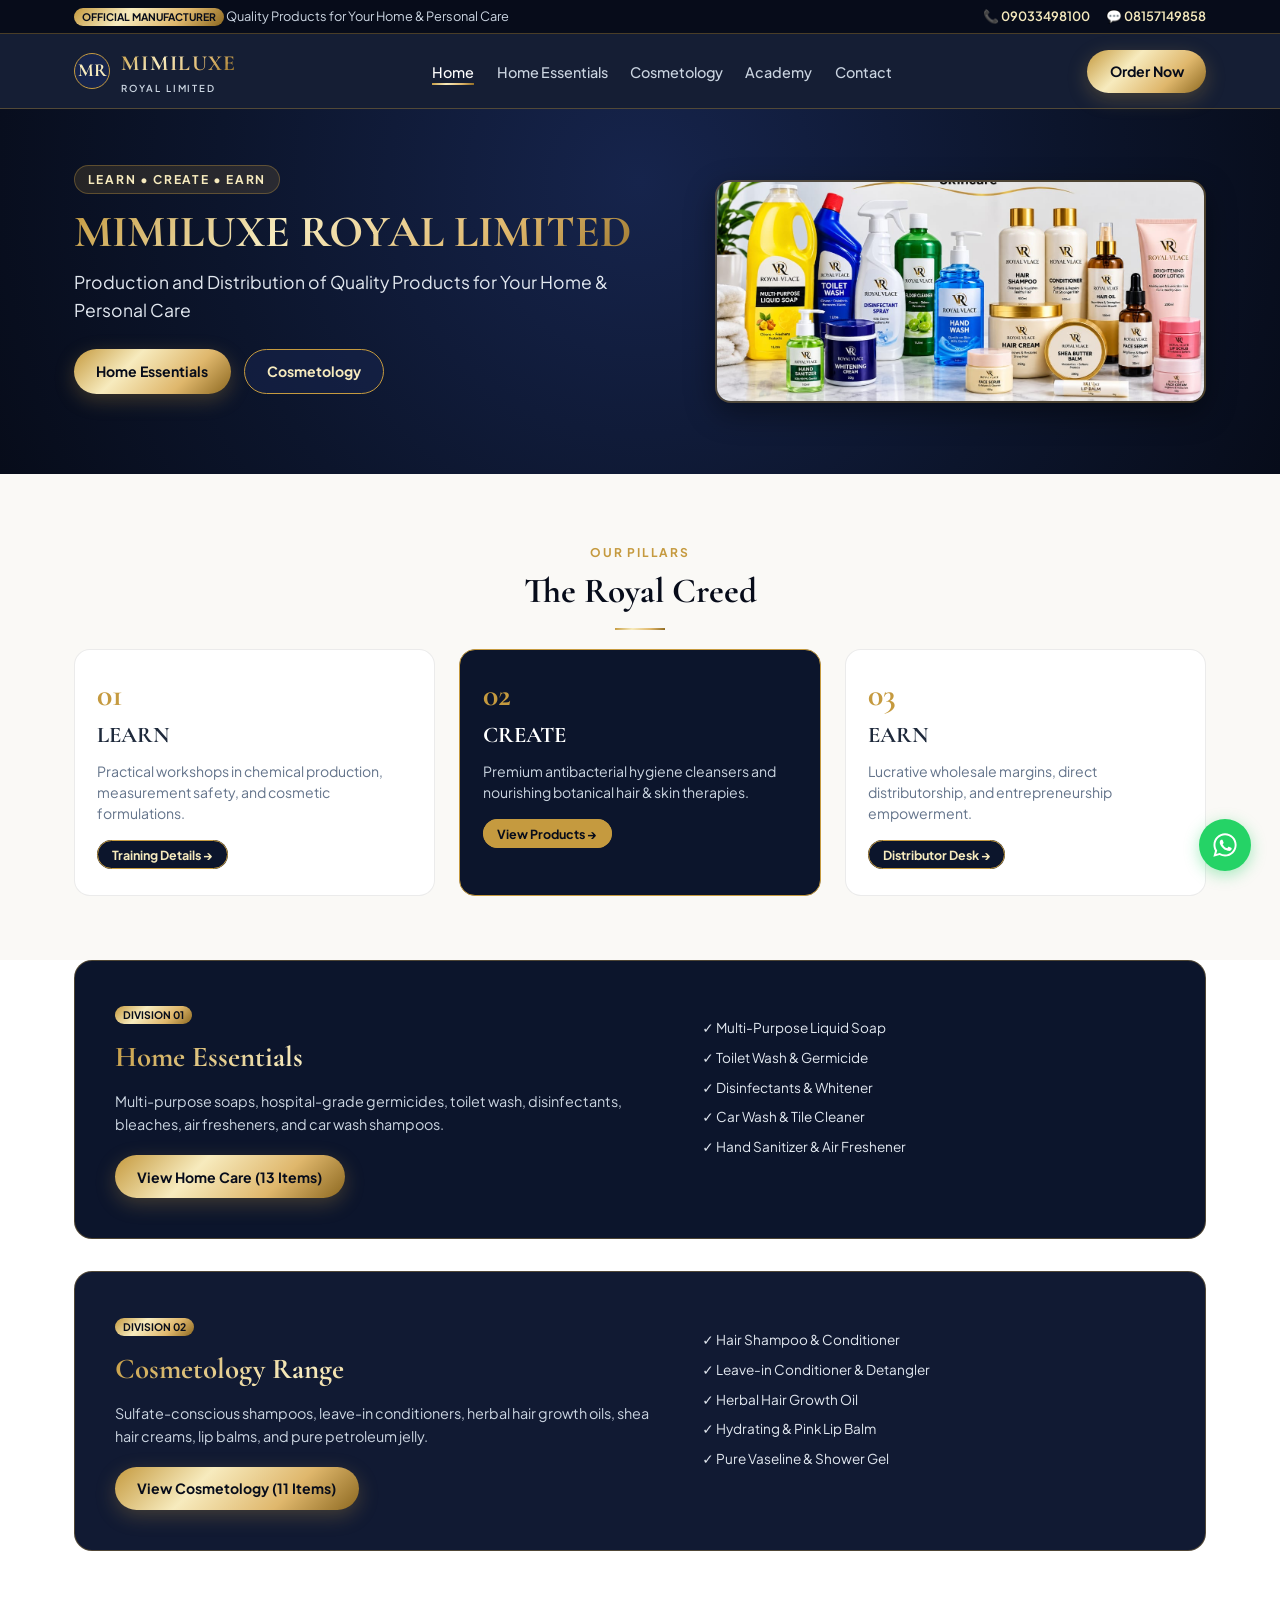
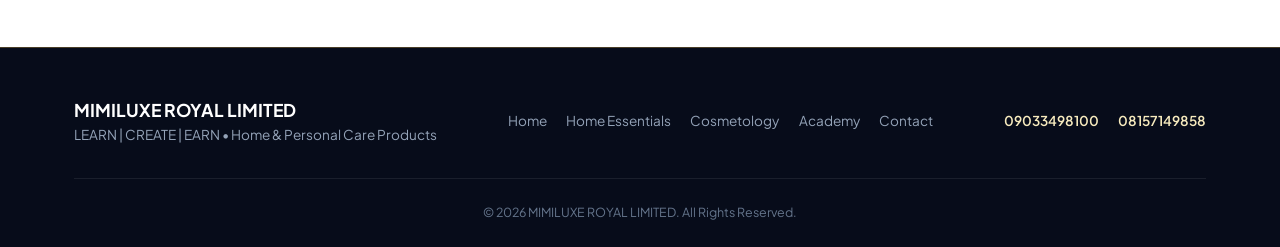
<file: index.html>
<!DOCTYPE html>
<html lang="en">

<head>
    <meta charset="UTF-8">
    <meta name="viewport" content="width=device-width, initial-scale=1.0">
    <title>MIMILUXE ROYAL LIMITED | Home Essentials & Cosmetology</title>
    <link rel="preconnect" href="https://fonts.googleapis.com">
    <link rel="preconnect" href="https://fonts.gstatic.com" crossorigin>
    <link
        href="https://fonts.googleapis.com/css2?family=Cormorant+Garamond:wght@600;700&family=Plus+Jakarta+Sans:wght@400;500;600;700&display=swap"
        rel="stylesheet">
    <link rel="stylesheet" href="style.css">
</head>

<body>

    <!-- Top Announcement -->
    <aside class="top-bar">
        <div class="container top-content">
            <div><span class="top-pill">OFFICIAL MANUFACTURER</span> Quality Products for Your Home & Personal Care
            </div>
            <div class="top-contacts">
                <a href="tel:09033498100">📞 09033498100</a>
                <a href="https://wa.me/2348157149858" target="_blank">💬 08157149858</a>
            </div>
        </div>
    </aside>

    <!-- Navigation -->
    <header class="site-header">
        <div class="container nav-container">
            <a href="index.html" class="brand-logo">
                <div class="monogram-ring">MR</div>
                <div>
                    <span class="brand-name">MIMILUXE</span>
                    <span class="brand-sub">ROYAL LIMITED</span>
                </div>
            </a>
            <nav>
                <ul class="nav-links">
                    <li><a href="index.html" class="nav-link active">Home</a></li>
                    <li><a href="home-essentials.html" class="nav-link">Home Essentials</a></li>
                    <li><a href="cosmetology.html" class="nav-link">Cosmetology</a></li>
                    <li><a href="academy.html" class="nav-link">Academy</a></li>
                    <li><a href="contact.html" class="nav-link">Contact</a></li>
                </ul>
            </nav>
            <a href="https://wa.me/2348157149858?text=Hi,%20I%20want%20to%20order%20products" target="_blank"
                class="btn-gold">Order Now</a>
        </div>
    </header>

    <main>
        <!-- Hero Section -->
        <section class="page-hero">
            <div class="container hero-grid">
                <div>
                    <span class="hero-tag">LEARN • CREATE • EARN</span>
                    <h1 class="hero-title">MIMILUXE ROYAL LIMITED</h1>
                    <p class="hero-sub">Production and Distribution of Quality Products for Your Home & Personal Care
                    </p>
                    <div style="display: flex; gap: 0.8rem; flex-wrap: wrap; margin-bottom: 1.5rem;">
                        <a href="home-essentials.html" class="btn-gold">Home Essentials</a>
                        <a href="cosmetology.html" class="btn-outline">Cosmetology</a>
                    </div>
                </div>
                <div class="hero-img-box">
                    <img src="images/hero-banner.jpg" alt="Mimiluxe Royal Products Range" loading="eager">
                </div>
            </div>
        </section>

        <!-- Creed Section -->
        <section class="section">
            <div class="container">
                <div class="text-center">
                    <span class="section-kicker">OUR PILLARS</span>
                    <h2 class="section-title">The Royal Creed</h2>
                    <div class="gold-divider"></div>
                </div>
                <div class="creed-grid">
                    <div class="creed-card">
                        <div class="creed-num">01</div>
                        <h3 class="creed-title">LEARN</h3>
                        <p class="creed-text">Practical workshops in chemical production, measurement safety, and
                            cosmetic formulations.</p>
                        <a href="academy.html" class="btn-sm">Training Details &rarr;</a>
                    </div>
                    <div class="creed-card featured">
                        <div class="creed-num">02</div>
                        <h3 class="creed-title">CREATE</h3>
                        <p class="creed-text">Premium antibacterial hygiene cleansers and nourishing botanical hair &
                            skin therapies.</p>
                        <a href="home-essentials.html" class="btn-sm"
                            style="background: var(--gold); color: #070c1a;">View Products &rarr;</a>
                    </div>
                    <div class="creed-card">
                        <div class="creed-num">03</div>
                        <h3 class="creed-title">EARN</h3>
                        <p class="creed-text">Lucrative wholesale margins, direct distributorship, and entrepreneurship
                            empowerment.</p>
                        <a href="contact.html" class="btn-sm">Distributor Desk &rarr;</a>
                    </div>
                </div>
            </div>
        </section>

        <!-- Divisions Preview -->
        <section class="section" style="background: #fff; padding-top: 0;">
            <div class="container">
                <div class="split-card">
                    <div>
                        <span class="top-pill">DIVISION 01</span>
                        <h3 style="margin-top: 0.5rem;">Home Essentials</h3>
                        <p>Multi-purpose soaps, hospital-grade germicides, toilet wash, disinfectants, bleaches, air
                            fresheners, and car wash shampoos.</p>
                        <a href="home-essentials.html" class="btn-gold">View Home Care (13 Items)</a>
                    </div>
                    <div class="split-list">
                        <div>✓ Multi-Purpose Liquid Soap</div>
                        <div>✓ Toilet Wash & Germicide</div>
                        <div>✓ Disinfectants & Whitener</div>
                        <div>✓ Car Wash & Tile Cleaner</div>
                        <div>✓ Hand Sanitizer & Air Freshener</div>
                    </div>
                </div>

                <div class="split-card" style="background: #111a33;">
                    <div>
                        <span class="top-pill">DIVISION 02</span>
                        <h3 style="margin-top: 0.5rem;">Cosmetology Range</h3>
                        <p>Sulfate-conscious shampoos, leave-in conditioners, herbal hair growth oils, shea hair creams,
                            lip balms, and pure petroleum jelly.</p>
                        <a href="cosmetology.html" class="btn-gold">View Cosmetology (11 Items)</a>
                    </div>
                    <div class="split-list">
                        <div>✓ Hair Shampoo & Conditioner</div>
                        <div>✓ Leave-in Conditioner & Detangler</div>
                        <div>✓ Herbal Hair Growth Oil</div>
                        <div>✓ Hydrating & Pink Lip Balm</div>
                        <div>✓ Pure Vaseline & Shower Gel</div>
                    </div>
                </div>
            </div>
        </section>
    </main>

    <!-- Concise Footer -->
    <footer class="site-footer">
        <div class="container">
            <div class="footer-row">
                <div>
                    <strong style="color: #fff; font-size: 1.1rem; display: block;">MIMILUXE ROYAL LIMITED</strong>
                    <span>LEARN | CREATE | EARN • Home & Personal Care Products</span>
                </div>
                <ul class="footer-links">
                    <li><a href="index.html">Home</a></li>
                    <li><a href="home-essentials.html">Home Essentials</a></li>
                    <li><a href="cosmetology.html">Cosmetology</a></li>
                    <li><a href="academy.html">Academy</a></li>
                    <li><a href="contact.html">Contact</a></li>
                </ul>
                <div class="footer-contacts">
                    <a href="tel:09033498100">09033498100</a>
                    <a href="https://wa.me/2348157149858" target="_blank">08157149858</a>
                </div>
            </div>
            <div class="footer-bottom text-center">
                <p>&copy; 2026 MIMILUXE ROYAL LIMITED. All Rights Reserved.</p>
            </div>
        </div>
    </footer>

    <a href="https://wa.me/2348157149858?text=Hi,%20I%20want%20to%20order%20products" class="floating-whatsapp"
        target="_blank" aria-label="WhatsApp">
        <svg viewBox="0 0 24 24" fill="currentColor">
            <path
                d="M12.04 2C6.58 2 2.13 6.45 2.13 11.91C2.13 13.66 2.59 15.36 3.45 16.86L2.05 22L7.3 20.62C8.75 21.41 10.38 21.83 12.04 21.83C17.5 21.83 21.95 17.38 21.95 11.92C21.95 6.46 17.5 2 12.04 2M12.05 3.67C16.58 3.67 20.28 7.37 20.28 11.92C20.28 16.46 16.58 20.17 12.05 20.17C10.57 20.17 9.15 19.77 7.9 19.03L7.6 18.85L4.47 19.67L5.31 16.62L5.11 16.3C4.3 15.01 3.81 13.48 3.81 11.91C3.81 7.37 7.5 3.67 12.05 3.67M9.04 7.5C8.87 7.5 8.6 7.56 8.37 7.82C8.13 8.08 7.48 8.69 7.48 9.94C7.48 11.19 8.39 12.4 8.52 12.57C8.65 12.74 10.3 15.28 12.83 16.37C14.93 17.27 15.36 17.09 15.82 17.05C16.29 17.01 17.32 16.44 17.54 15.83C17.75 15.22 17.75 14.69 17.69 14.59C17.62 14.49 17.45 14.43 17.19 14.3C16.94 14.17 15.68 13.55 15.45 13.46C15.22 13.38 15.05 13.34 14.88 13.59C14.71 13.85 14.23 14.43 14.08 14.6C13.93 14.77 13.78 14.8 13.53 14.67C13.27 14.54 12.45 14.27 11.47 13.4C10.71 12.72 10.2 11.89 10.05 11.63C9.9 11.37 10.03 11.23 10.16 11.1C10.28 10.98 10.42 10.8 10.55 10.65C10.68 10.5 10.72 10.39 10.81 10.22C10.9 10.05 10.85 9.9 10.79 9.77C10.72 9.64 10.2 8.39 9.99 7.86C9.78 7.36 9.57 7.42 9.4 7.42C9.25 7.41 9.04 7.5 9.04 7.5Z" />
        </svg>
    </a>

</body>

</html>
</file>
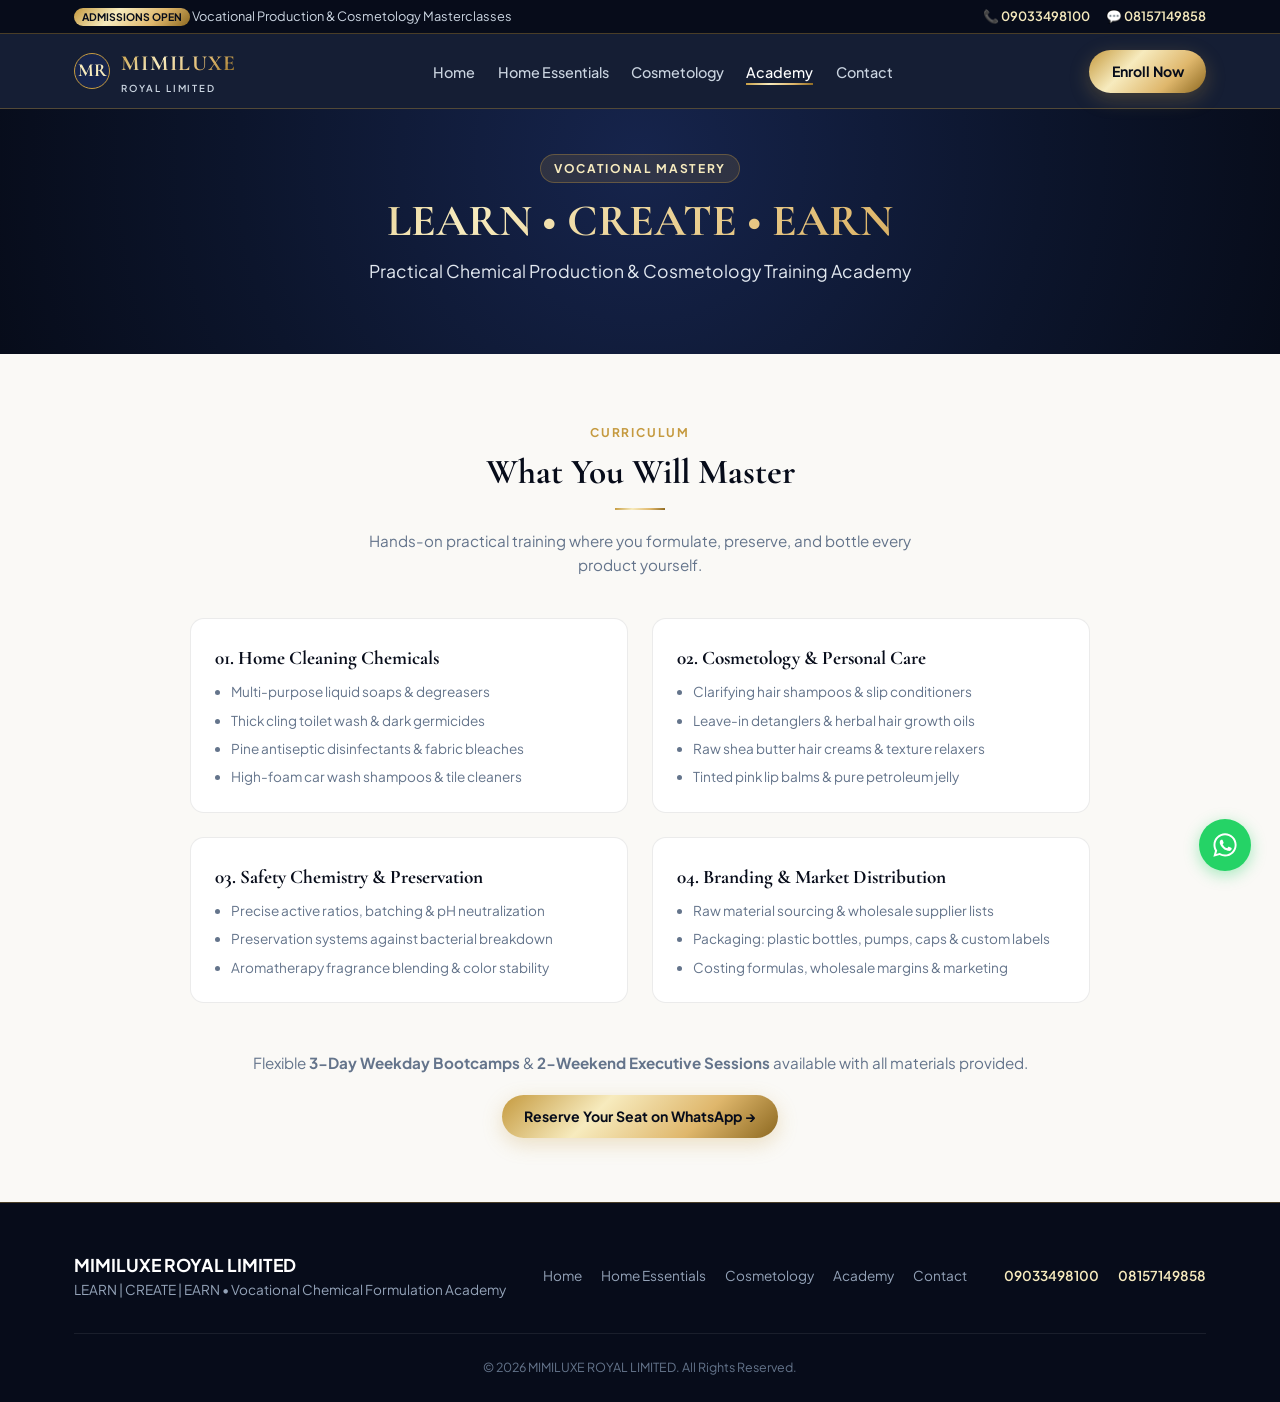
<file: academy.html>
<!DOCTYPE html>
<html lang="en">
<head>
  <meta charset="UTF-8">
  <meta name="viewport" content="width=device-width, initial-scale=1.0">
  <title>Training Academy | MIMILUXE ROYAL LIMITED</title>
  <link rel="preconnect" href="https://fonts.googleapis.com">
  <link rel="preconnect" href="https://fonts.gstatic.com" crossorigin>
  <link href="https://fonts.googleapis.com/css2?family=Cormorant+Garamond:wght@600;700&family=Plus+Jakarta+Sans:wght@400;500;600;700&display=swap" rel="stylesheet">
  <link rel="stylesheet" href="style.css">
</head>
<body>

  <!-- Top Announcement -->
  <aside class="top-bar">
    <div class="container top-content">
      <div><span class="top-pill">ADMISSIONS OPEN</span> Vocational Production & Cosmetology Masterclasses</div>
      <div class="top-contacts">
        <a href="tel:09033498100">📞 09033498100</a>
        <a href="https://wa.me/2348157149858" target="_blank">💬 08157149858</a>
      </div>
    </div>
  </aside>

  <!-- Navigation -->
  <header class="site-header">
    <div class="container nav-container">
      <a href="index.html" class="brand-logo">
        <div class="monogram-ring">MR</div>
        <div>
          <span class="brand-name">MIMILUXE</span>
          <span class="brand-sub">ROYAL LIMITED</span>
        </div>
      </a>
      <nav>
        <ul class="nav-links">
          <li><a href="index.html" class="nav-link">Home</a></li>
          <li><a href="home-essentials.html" class="nav-link">Home Essentials</a></li>
          <li><a href="cosmetology.html" class="nav-link">Cosmetology</a></li>
          <li><a href="academy.html" class="nav-link active">Academy</a></li>
          <li><a href="contact.html" class="nav-link">Contact</a></li>
        </ul>
      </nav>
      <a href="https://wa.me/2348157149858?text=Hi,%20I%20want%20to%20enroll%20in%20the%20training%20academy" target="_blank" class="btn-gold">Enroll Now</a>
    </div>
  </header>

  <main>
    <!-- Header Banner -->
    <section class="page-hero text-center" style="padding: 2.8rem 0;">
      <div class="container">
        <span class="hero-tag">VOCATIONAL MASTERY</span>
        <h1 class="hero-title">LEARN • CREATE • EARN</h1>
        <p class="hero-sub">Practical Chemical Production & Cosmetology Training Academy</p>
      </div>
    </section>

    <!-- Curriculum Grid -->
    <section class="section">
      <div class="container">
        <div class="text-center">
          <span class="section-kicker">CURRICULUM</span>
          <h2 class="section-title">What You Will Master</h2>
          <div class="gold-divider"></div>
          <p class="section-desc">Hands-on practical training where you formulate, preserve, and bottle every product yourself.</p>
        </div>

        <div class="curriculum-grid">
          <div class="curriculum-card">
            <h4>01. Home Cleaning Chemicals</h4>
            <ul>
              <li>Multi-purpose liquid soaps & degreasers</li>
              <li>Thick cling toilet wash & dark germicides</li>
              <li>Pine antiseptic disinfectants & fabric bleaches</li>
              <li>High-foam car wash shampoos & tile cleaners</li>
            </ul>
          </div>

          <div class="curriculum-card">
            <h4>02. Cosmetology & Personal Care</h4>
            <ul>
              <li>Clarifying hair shampoos & slip conditioners</li>
              <li>Leave-in detanglers & herbal hair growth oils</li>
              <li>Raw shea butter hair creams & texture relaxers</li>
              <li>Tinted pink lip balms & pure petroleum jelly</li>
            </ul>
          </div>

          <div class="curriculum-card">
            <h4>03. Safety Chemistry & Preservation</h4>
            <ul>
              <li>Precise active ratios, batching & pH neutralization</li>
              <li>Preservation systems against bacterial breakdown</li>
              <li>Aromatherapy fragrance blending & color stability</li>
            </ul>
          </div>

          <div class="curriculum-card">
            <h4>04. Branding & Market Distribution</h4>
            <ul>
              <li>Raw material sourcing & wholesale supplier lists</li>
              <li>Packaging: plastic bottles, pumps, caps & custom labels</li>
              <li>Costing formulas, wholesale margins & marketing</li>
            </ul>
          </div>
        </div>

        <!-- Cohort Box -->
        <div class="text-center" style="margin-top: 3rem;">
          <p style="font-size: 0.95rem; color: var(--text-muted); margin-bottom: 1.2rem;">
            Flexible <strong>3-Day Weekday Bootcamps</strong> & <strong>2-Weekend Executive Sessions</strong> available with all materials provided.
          </p>
          <a href="https://wa.me/2348157149858?text=Hi,%20I%20want%20to%20register%20for%20the%20training%20cohort" target="_blank" class="btn-gold">
            Reserve Your Seat on WhatsApp &rarr;
          </a>
        </div>
      </div>
    </section>
  </main>

  <!-- Concise Footer -->
  <footer class="site-footer">
    <div class="container">
      <div class="footer-row">
        <div>
          <strong style="color: #fff; font-size: 1.1rem; display: block;">MIMILUXE ROYAL LIMITED</strong>
          <span>LEARN | CREATE | EARN • Vocational Chemical Formulation Academy</span>
        </div>
        <ul class="footer-links">
          <li><a href="index.html">Home</a></li>
          <li><a href="home-essentials.html">Home Essentials</a></li>
          <li><a href="cosmetology.html">Cosmetology</a></li>
          <li><a href="academy.html">Academy</a></li>
          <li><a href="contact.html">Contact</a></li>
        </ul>
        <div class="footer-contacts">
          <a href="tel:09033498100">09033498100</a>
          <a href="https://wa.me/2348157149858" target="_blank">08157149858</a>
        </div>
      </div>
      <div class="footer-bottom text-center">
        <p>&copy; 2026 MIMILUXE ROYAL LIMITED. All Rights Reserved.</p>
      </div>
    </div>
  </footer>

  <a href="https://wa.me/2348157149858?text=Hi,%20I%20want%20to%20inquire%20about%20the%20training%20academy" class="floating-whatsapp" target="_blank" aria-label="WhatsApp">
    <svg viewBox="0 0 24 24" fill="currentColor"><path d="M12.04 2C6.58 2 2.13 6.45 2.13 11.91C2.13 13.66 2.59 15.36 3.45 16.86L2.05 22L7.3 20.62C8.75 21.41 10.38 21.83 12.04 21.83C17.5 21.83 21.95 17.38 21.95 11.92C21.95 6.46 17.5 2 12.04 2M12.05 3.67C16.58 3.67 20.28 7.37 20.28 11.92C20.28 16.46 16.58 20.17 12.05 20.17C10.57 20.17 9.15 19.77 7.9 19.03L7.6 18.85L4.47 19.67L5.31 16.62L5.11 16.3C4.3 15.01 3.81 13.48 3.81 11.91C3.81 7.37 7.5 3.67 12.05 3.67M9.04 7.5C8.87 7.5 8.6 7.56 8.37 7.82C8.13 8.08 7.48 8.69 7.48 9.94C7.48 11.19 8.39 12.4 8.52 12.57C8.65 12.74 10.3 15.28 12.83 16.37C14.93 17.27 15.36 17.09 15.82 17.05C16.29 17.01 17.32 16.44 17.54 15.83C17.75 15.22 17.75 14.69 17.69 14.59C17.62 14.49 17.45 14.43 17.19 14.3C16.94 14.17 15.68 13.55 15.45 13.46C15.22 13.38 15.05 13.34 14.88 13.59C14.71 13.85 14.23 14.43 14.08 14.6C13.93 14.77 13.78 14.8 13.53 14.67C13.27 14.54 12.45 14.27 11.47 13.4C10.71 12.72 10.2 11.89 10.05 11.63C9.9 11.37 10.03 11.23 10.16 11.1C10.28 10.98 10.42 10.8 10.55 10.65C10.68 10.5 10.72 10.39 10.81 10.22C10.9 10.05 10.85 9.9 10.79 9.77C10.72 9.64 10.2 8.39 9.99 7.86C9.78 7.36 9.57 7.42 9.4 7.42C9.25 7.41 9.04 7.5 9.04 7.5Z"/></svg>
  </a>

</body>
</html>
</file>
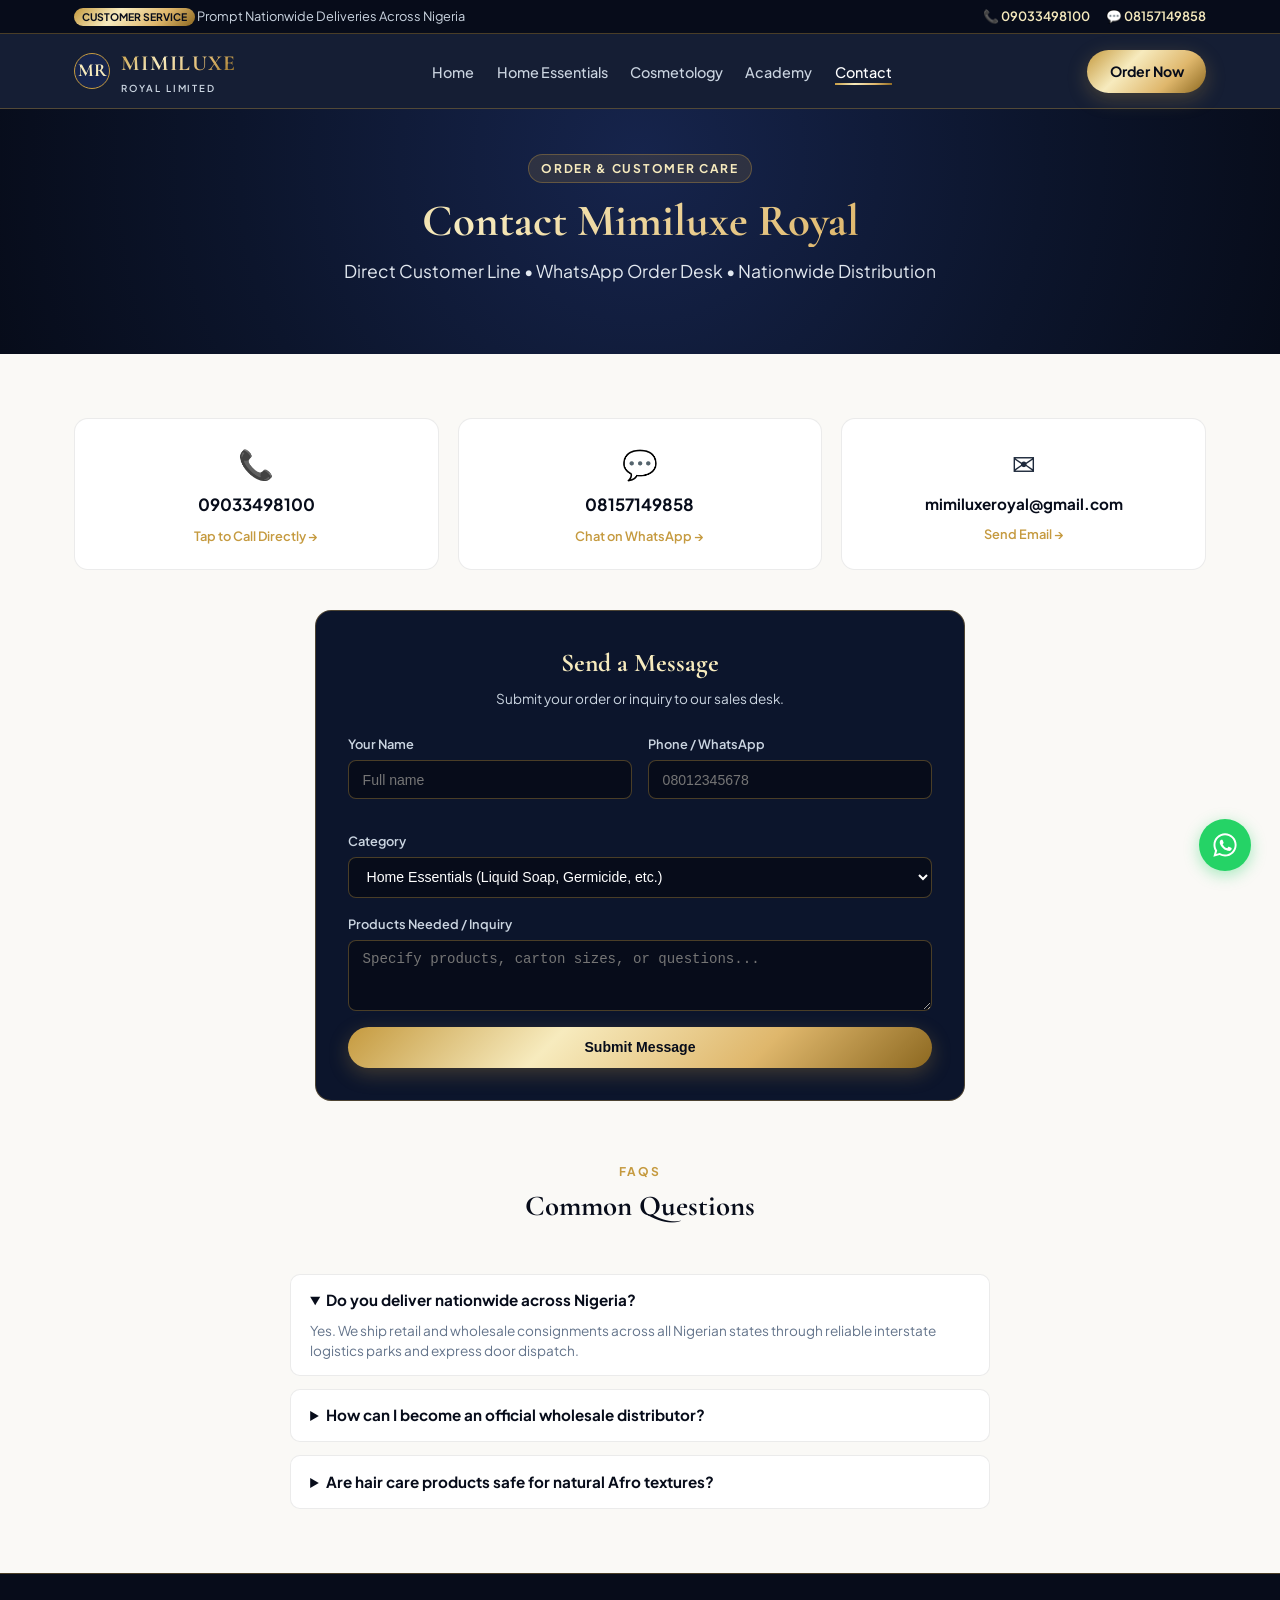
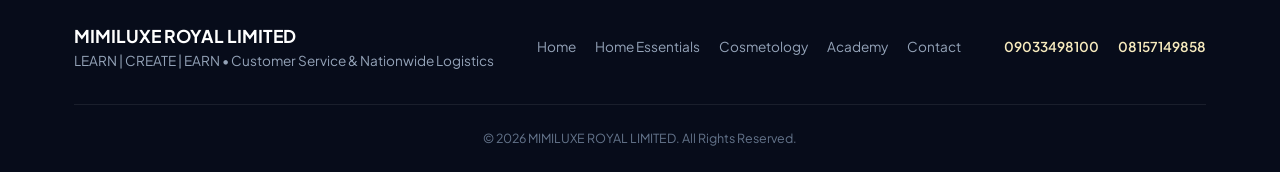
<file: contact.html>
<!DOCTYPE html>
<html lang="en">
<head>
  <meta charset="UTF-8">
  <meta name="viewport" content="width=device-width, initial-scale=1.0">
  <title>Contact & Orders | MIMILUXE ROYAL LIMITED</title>
  <link rel="preconnect" href="https://fonts.googleapis.com">
  <link rel="preconnect" href="https://fonts.gstatic.com" crossorigin>
  <link href="https://fonts.googleapis.com/css2?family=Cormorant+Garamond:wght@600;700&family=Plus+Jakarta+Sans:wght@400;500;600;700&display=swap" rel="stylesheet">
  <link rel="stylesheet" href="style.css">
</head>
<body>

  <!-- Top Announcement -->
  <aside class="top-bar">
    <div class="container top-content">
      <div><span class="top-pill">CUSTOMER SERVICE</span> Prompt Nationwide Deliveries Across Nigeria</div>
      <div class="top-contacts">
        <a href="tel:09033498100">📞 09033498100</a>
        <a href="https://wa.me/2348157149858" target="_blank">💬 08157149858</a>
      </div>
    </div>
  </aside>

  <!-- Navigation -->
  <header class="site-header">
    <div class="container nav-container">
      <a href="index.html" class="brand-logo">
        <div class="monogram-ring">MR</div>
        <div>
          <span class="brand-name">MIMILUXE</span>
          <span class="brand-sub">ROYAL LIMITED</span>
        </div>
      </a>
      <nav>
        <ul class="nav-links">
          <li><a href="index.html" class="nav-link">Home</a></li>
          <li><a href="home-essentials.html" class="nav-link">Home Essentials</a></li>
          <li><a href="cosmetology.html" class="nav-link">Cosmetology</a></li>
          <li><a href="academy.html" class="nav-link">Academy</a></li>
          <li><a href="contact.html" class="nav-link active">Contact</a></li>
        </ul>
      </nav>
      <a href="https://wa.me/2348157149858?text=Hi,%20I%20want%20to%20place%20an%20order" target="_blank" class="btn-gold">Order Now</a>
    </div>
  </header>

  <main>
    <!-- Header Banner -->
    <section class="page-hero text-center" style="padding: 2.8rem 0;">
      <div class="container">
        <span class="hero-tag">ORDER & CUSTOMER CARE</span>
        <h1 class="hero-title">Contact Mimiluxe Royal</h1>
        <p class="hero-sub">Direct Customer Line • WhatsApp Order Desk • Nationwide Distribution</p>
      </div>
    </section>

    <!-- Channels & Form -->
    <section class="section">
      <div class="container">
        
        <div class="channel-grid">
          <a href="tel:09033498100" class="channel-item">
            <div style="font-size: 1.8rem;">📞</div>
            <strong>09033498100</strong>
            <span>Tap to Call Directly &rarr;</span>
          </a>
          <a href="https://wa.me/2348157149858?text=Hi,%20I%20want%20to%20make%20an%20inquiry" target="_blank" class="channel-item">
            <div style="font-size: 1.8rem;">💬</div>
            <strong>08157149858</strong>
            <span>Chat on WhatsApp &rarr;</span>
          </a>
          <a href="mailto:mimiluxeroyal@gmail.com" class="channel-item">
            <div style="font-size: 1.8rem;">✉️</div>
            <strong style="font-size: 0.95rem;">mimiluxeroyal@gmail.com</strong>
            <span>Send Email &rarr;</span>
          </a>
        </div>

        <!-- Form -->
        <div class="form-box">
          <h3 style="font-family: var(--font-serif); font-size: 1.6rem; color: var(--gold-light); text-align: center; margin-bottom: 0.3rem;">Send a Message</h3>
          <p style="font-size: 0.85rem; color: #cbd5e1; text-align: center; margin-bottom: 1.5rem;">Submit your order or inquiry to our sales desk.</p>
          <form action="mailto:mimiluxeroyal@gmail.com" method="post" enctype="text/plain">
            <div class="form-row">
              <div class="form-group">
                <label for="name">Your Name</label>
                <input type="text" id="name" name="Name" placeholder="Full name" required>
              </div>
              <div class="form-group">
                <label for="phone">Phone / WhatsApp</label>
                <input type="tel" id="phone" name="Phone" placeholder="08012345678" required>
              </div>
            </div>
            <div class="form-group">
              <label for="interest">Category</label>
              <select id="interest" name="Interest">
                <option value="Home Essentials">Home Essentials (Liquid Soap, Germicide, etc.)</option>
                <option value="Cosmetology">Cosmetology (Hair Care, Lip Balm, etc.)</option>
                <option value="Distributorship">Wholesale Distributorship</option>
                <option value="Training Academy">Vocational Training Masterclass</option>
              </select>
            </div>
            <div class="form-group">
              <label for="message">Products Needed / Inquiry</label>
              <textarea id="message" name="Message" rows="3" placeholder="Specify products, carton sizes, or questions..." required></textarea>
            </div>
            <button type="submit" class="btn-gold" style="width: 100%; padding: 0.8rem;">Submit Message</button>
          </form>
        </div>

        <!-- FAQs -->
        <div class="faq-box" style="margin-top: 3.5rem;">
          <div class="text-center" style="margin-bottom: 1.5rem;">
            <span class="section-kicker">FAQS</span>
            <h2 class="section-title" style="font-size: 1.8rem;">Common Questions</h2>
          </div>
          <details class="faq-item" open>
            <summary>Do you deliver nationwide across Nigeria?</summary>
            <p>Yes. We ship retail and wholesale consignments across all Nigerian states through reliable interstate logistics parks and express door dispatch.</p>
          </details>
          <details class="faq-item">
            <summary>How can I become an official wholesale distributor?</summary>
            <p>Message our wholesale desk directly on WhatsApp (08157149858) or call 09033498100 for our distributor price list and minimum carton requirements.</p>
          </details>
          <details class="faq-item">
            <summary>Are hair care products safe for natural Afro textures?</summary>
            <p>Yes! Our shampoos, conditioners, and growth oils are formulated with pure shea butter and botanical extracts specifically suited for 3A–4C textures.</p>
          </details>
        </div>

      </div>
    </section>
  </main>

  <!-- Concise Footer -->
  <footer class="site-footer">
    <div class="container">
      <div class="footer-row">
        <div>
          <strong style="color: #fff; font-size: 1.1rem; display: block;">MIMILUXE ROYAL LIMITED</strong>
          <span>LEARN | CREATE | EARN • Customer Service & Nationwide Logistics</span>
        </div>
        <ul class="footer-links">
          <li><a href="index.html">Home</a></li>
          <li><a href="home-essentials.html">Home Essentials</a></li>
          <li><a href="cosmetology.html">Cosmetology</a></li>
          <li><a href="academy.html">Academy</a></li>
          <li><a href="contact.html">Contact</a></li>
        </ul>
        <div class="footer-contacts">
          <a href="tel:09033498100">09033498100</a>
          <a href="https://wa.me/2348157149858" target="_blank">08157149858</a>
        </div>
      </div>
      <div class="footer-bottom text-center">
        <p>&copy; 2026 MIMILUXE ROYAL LIMITED. All Rights Reserved.</p>
      </div>
    </div>
  </footer>

  <a href="https://wa.me/2348157149858?text=Hi,%20I%20want%20to%20make%20an%20inquiry" class="floating-whatsapp" target="_blank" aria-label="WhatsApp">
    <svg viewBox="0 0 24 24" fill="currentColor"><path d="M12.04 2C6.58 2 2.13 6.45 2.13 11.91C2.13 13.66 2.59 15.36 3.45 16.86L2.05 22L7.3 20.62C8.75 21.41 10.38 21.83 12.04 21.83C17.5 21.83 21.95 17.38 21.95 11.92C21.95 6.46 17.5 2 12.04 2M12.05 3.67C16.58 3.67 20.28 7.37 20.28 11.92C20.28 16.46 16.58 20.17 12.05 20.17C10.57 20.17 9.15 19.77 7.9 19.03L7.6 18.85L4.47 19.67L5.31 16.62L5.11 16.3C4.3 15.01 3.81 13.48 3.81 11.91C3.81 7.37 7.5 3.67 12.05 3.67M9.04 7.5C8.87 7.5 8.6 7.56 8.37 7.82C8.13 8.08 7.48 8.69 7.48 9.94C7.48 11.19 8.39 12.4 8.52 12.57C8.65 12.74 10.3 15.28 12.83 16.37C14.93 17.27 15.36 17.09 15.82 17.05C16.29 17.01 17.32 16.44 17.54 15.83C17.75 15.22 17.75 14.69 17.69 14.59C17.62 14.49 17.45 14.43 17.19 14.3C16.94 14.17 15.68 13.55 15.45 13.46C15.22 13.38 15.05 13.34 14.88 13.59C14.71 13.85 14.23 14.43 14.08 14.6C13.93 14.77 13.78 14.8 13.53 14.67C13.27 14.54 12.45 14.27 11.47 13.4C10.71 12.72 10.2 11.89 10.05 11.63C9.9 11.37 10.03 11.23 10.16 11.1C10.28 10.98 10.42 10.8 10.55 10.65C10.68 10.5 10.72 10.39 10.81 10.22C10.9 10.05 10.85 9.9 10.79 9.77C10.72 9.64 10.2 8.39 9.99 7.86C9.78 7.36 9.57 7.42 9.4 7.42C9.25 7.41 9.04 7.5 9.04 7.5Z"/></svg>
  </a>

</body>
</html>
</file>
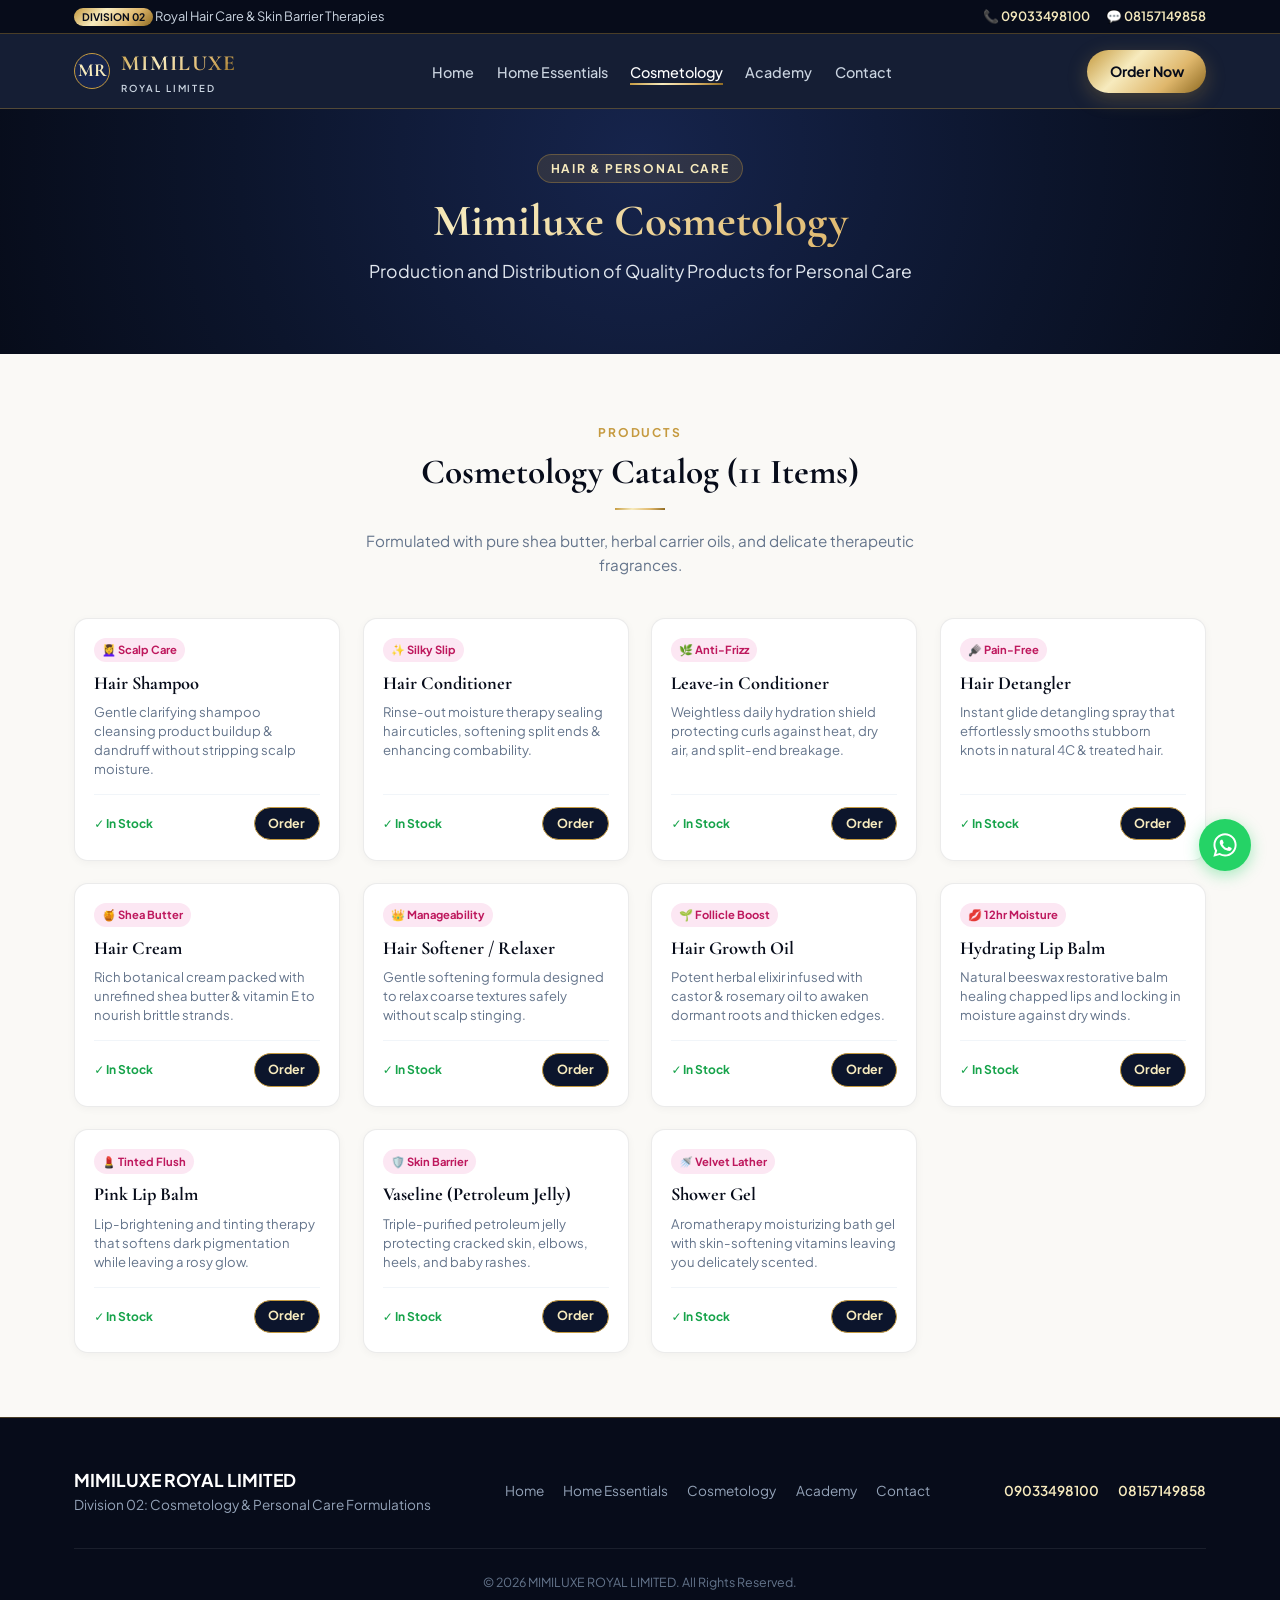
<file: cosmetology.html>
<!DOCTYPE html>
<html lang="en">

<head>
  <meta charset="UTF-8">
  <meta name="viewport" content="width=device-width, initial-scale=1.0">
  <title>Cosmetology | MIMILUXE ROYAL LIMITED</title>
  <link rel="preconnect" href="https://fonts.googleapis.com">
  <link rel="preconnect" href="https://fonts.gstatic.com" crossorigin>
  <link
    href="https://fonts.googleapis.com/css2?family=Cormorant+Garamond:wght@600;700&family=Plus+Jakarta+Sans:wght@400;500;600;700&display=swap"
    rel="stylesheet">
  <link rel="stylesheet" href="style.css">
</head>

<body>

  <!-- Top Announcement -->
  <aside class="top-bar">
    <div class="container top-content">
      <div><span class="top-pill">DIVISION 02</span> Royal Hair Care & Skin Barrier Therapies</div>
      <div class="top-contacts">
        <a href="tel:09033498100">📞 09033498100</a>
        <a href="https://wa.me/2348157149858" target="_blank">💬 08157149858</a>
      </div>
    </div>
  </aside>

  <!-- Navigation -->
  <header class="site-header">
    <div class="container nav-container">
      <a href="index.html" class="brand-logo">
        <div class="monogram-ring">MR</div>
        <div>
          <span class="brand-name">MIMILUXE</span>
          <span class="brand-sub">ROYAL LIMITED</span>
        </div>
      </a>
      <nav>
        <ul class="nav-links">
          <li><a href="index.html" class="nav-link">Home</a></li>
          <li><a href="home-essentials.html" class="nav-link">Home Essentials</a></li>
          <li><a href="cosmetology.html" class="nav-link active">Cosmetology</a></li>
          <li><a href="academy.html" class="nav-link">Academy</a></li>
          <li><a href="contact.html" class="nav-link">Contact</a></li>
        </ul>
      </nav>
      <a href="https://wa.me/2348157149858?text=Hi,%20I%20want%20to%20order%20Cosmetology%20Products" target="_blank"
        class="btn-gold">Order Now</a>
    </div>
  </header>

  <main>
    <!-- Header Banner -->
    <section class="page-hero text-center" style="padding: 2.8rem 0;">
      <div class="container">
        <span class="hero-tag">HAIR & PERSONAL CARE</span>
        <h1 class="hero-title">Mimiluxe Cosmetology</h1>
        <p class="hero-sub">Production and Distribution of Quality Products for Personal Care</p>
      </div>
    </section>

    <!-- Product Grid -->
    <section class="section">
      <div class="container">
        <div class="text-center">
          <span class="section-kicker">PRODUCTS</span>
          <h2 class="section-title">Cosmetology Catalog (11 Items)</h2>
          <div class="gold-divider"></div>
          <p class="section-desc">Formulated with pure shea butter, herbal carrier oils, and delicate therapeutic
            fragrances.</p>
        </div>

        <div class="product-grid">
          <!-- 1 -->
          <article class="product-card">
            <span class="product-badge badge-cosmetic">💆‍♀️ Scalp Care</span>
            <h3>Hair Shampoo</h3>
            <p>Gentle clarifying shampoo cleansing product buildup & dandruff without stripping scalp moisture.</p>
            <div class="card-action">
              <span class="stock">✓ In Stock</span>
              <a href="https://wa.me/2348157149858?text=Hi,%20I%20want%20to%20order%20Hair%20Shampoo" target="_blank"
                class="btn-sm">Order</a>
            </div>
          </article>

          <!-- 2 -->
          <article class="product-card">
            <span class="product-badge badge-cosmetic">✨ Silky Slip</span>
            <h3>Hair Conditioner</h3>
            <p>Rinse-out moisture therapy sealing hair cuticles, softening split ends & enhancing combability.</p>
            <div class="card-action">
              <span class="stock">✓ In Stock</span>
              <a href="https://wa.me/2348157149858?text=Hi,%20I%20want%20to%20order%20Hair%20Conditioner"
                target="_blank" class="btn-sm">Order</a>
            </div>
          </article>

          <!-- 3 -->
          <article class="product-card">
            <span class="product-badge badge-cosmetic">🌿 Anti-Frizz</span>
            <h3>Leave-in Conditioner</h3>
            <p>Weightless daily hydration shield protecting curls against heat, dry air, and split-end breakage.</p>
            <div class="card-action">
              <span class="stock">✓ In Stock</span>
              <a href="https://wa.me/2348157149858?text=Hi,%20I%20want%20to%20order%20Leave-in%20Conditioner"
                target="_blank" class="btn-sm">Order</a>
            </div>
          </article>

          <!-- 4 -->
          <article class="product-card">
            <span class="product-badge badge-cosmetic">🪮 Pain-Free</span>
            <h3>Hair Detangler</h3>
            <p>Instant glide detangling spray that effortlessly smooths stubborn knots in natural 4C & treated hair.</p>
            <div class="card-action">
              <span class="stock">✓ In Stock</span>
              <a href="https://wa.me/2348157149858?text=Hi,%20I%20want%20to%20order%20Hair%20Detangler" target="_blank"
                class="btn-sm">Order</a>
            </div>
          </article>

          <!-- 5 -->
          <article class="product-card">
            <span class="product-badge badge-cosmetic">🍯 Shea Butter</span>
            <h3>Hair Cream</h3>
            <p>Rich botanical cream packed with unrefined shea butter & vitamin E to nourish brittle strands.</p>
            <div class="card-action">
              <span class="stock">✓ In Stock</span>
              <a href="https://wa.me/2348157149858?text=Hi,%20I%20want%20to%20order%20Hair%20Cream" target="_blank"
                class="btn-sm">Order</a>
            </div>
          </article>

          <!-- 6 -->
          <article class="product-card">
            <span class="product-badge badge-cosmetic">👑 Manageability</span>
            <h3>Hair Softener / Relaxer</h3>
            <p>Gentle softening formula designed to relax coarse textures safely without scalp stinging.</p>
            <div class="card-action">
              <span class="stock">✓ In Stock</span>
              <a href="https://wa.me/2348157149858?text=Hi,%20I%20want%20to%20order%20Hair%20Softener/Relaxer"
                target="_blank" class="btn-sm">Order</a>
            </div>
          </article>

          <!-- 7 -->
          <article class="product-card">
            <span class="product-badge badge-cosmetic">🌱 Follicle Boost</span>
            <h3>Hair Growth Oil</h3>
            <p>Potent herbal elixir infused with castor & rosemary oil to awaken dormant roots and thicken edges.</p>
            <div class="card-action">
              <span class="stock">✓ In Stock</span>
              <a href="https://wa.me/2348157149858?text=Hi,%20I%20want%20to%20order%20Hair%20Growth%20Oil"
                target="_blank" class="btn-sm">Order</a>
            </div>
          </article>

          <!-- 8 -->
          <article class="product-card">
            <span class="product-badge badge-cosmetic">💋 12hr Moisture</span>
            <h3>Hydrating Lip Balm</h3>
            <p>Natural beeswax restorative balm healing chapped lips and locking in moisture against dry winds.</p>
            <div class="card-action">
              <span class="stock">✓ In Stock</span>
              <a href="https://wa.me/2348157149858?text=Hi,%20I%20want%20to%20order%20Lip%20Balm" target="_blank"
                class="btn-sm">Order</a>
            </div>
          </article>

          <!-- 9 -->
          <article class="product-card">
            <span class="product-badge badge-cosmetic">💄 Tinted Flush</span>
            <h3>Pink Lip Balm</h3>
            <p>Lip-brightening and tinting therapy that softens dark pigmentation while leaving a rosy glow.</p>
            <div class="card-action">
              <span class="stock">✓ In Stock</span>
              <a href="https://wa.me/2348157149858?text=Hi,%20I%20want%20to%20order%20Pink%20Lip%20Balm" target="_blank"
                class="btn-sm">Order</a>
            </div>
          </article>

          <!-- 10 -->
          <article class="product-card">
            <span class="product-badge badge-cosmetic">🛡️ Skin Barrier</span>
            <h3>Vaseline (Petroleum Jelly)</h3>
            <p>Triple-purified petroleum jelly protecting cracked skin, elbows, heels, and baby rashes.</p>
            <div class="card-action">
              <span class="stock">✓ In Stock</span>
              <a href="https://wa.me/2348157149858?text=Hi,%20I%20want%20to%20order%20Vaseline" target="_blank"
                class="btn-sm">Order</a>
            </div>
          </article>

          <!-- 11 -->
          <article class="product-card">
            <span class="product-badge badge-cosmetic">🚿 Velvet Lather</span>
            <h3>Shower Gel</h3>
            <p>Aromatherapy moisturizing bath gel with skin-softening vitamins leaving you delicately scented.</p>
            <div class="card-action">
              <span class="stock">✓ In Stock</span>
              <a href="https://wa.me/2348157149858?text=Hi,%20I%20want%20to%20order%20Shower%20Gel" target="_blank"
                class="btn-sm">Order</a>
            </div>
          </article>
        </div>
      </div>
    </section>
  </main>

  <!-- Concise Footer -->
  <footer class="site-footer">
    <div class="container">
      <div class="footer-row">
        <div>
          <strong style="color: #fff; font-size: 1.1rem; display: block;">MIMILUXE ROYAL LIMITED</strong>
          <span>Division 02: Cosmetology & Personal Care Formulations</span>
        </div>
        <ul class="footer-links">
          <li><a href="index.html">Home</a></li>
          <li><a href="home-essentials.html">Home Essentials</a></li>
          <li><a href="cosmetology.html">Cosmetology</a></li>
          <li><a href="academy.html">Academy</a></li>
          <li><a href="contact.html">Contact</a></li>
        </ul>
        <div class="footer-contacts">
          <a href="tel:09033498100">09033498100</a>
          <a href="https://wa.me/2348157149858" target="_blank">08157149858</a>
        </div>
      </div>
      <div class="footer-bottom text-center">
        <p>&copy; 2026 MIMILUXE ROYAL LIMITED. All Rights Reserved.</p>
      </div>
    </div>
  </footer>

  <a href="https://wa.me/2348157149858?text=Hi,%20I%20want%20to%20order%20Cosmetology%20Products"
    class="floating-whatsapp" target="_blank" aria-label="WhatsApp">
    <svg viewBox="0 0 24 24" fill="currentColor">
      <path
        d="M12.04 2C6.58 2 2.13 6.45 2.13 11.91C2.13 13.66 2.59 15.36 3.45 16.86L2.05 22L7.3 20.62C8.75 21.41 10.38 21.83 12.04 21.83C17.5 21.83 21.95 17.38 21.95 11.92C21.95 6.46 17.5 2 12.04 2M12.05 3.67C16.58 3.67 20.28 7.37 20.28 11.92C20.28 16.46 16.58 20.17 12.05 20.17C10.57 20.17 9.15 19.77 7.9 19.03L7.6 18.85L4.47 19.67L5.31 16.62L5.11 16.3C4.3 15.01 3.81 13.48 3.81 11.91C3.81 7.37 7.5 3.67 12.05 3.67M9.04 7.5C8.87 7.5 8.6 7.56 8.37 7.82C8.13 8.08 7.48 8.69 7.48 9.94C7.48 11.19 8.39 12.4 8.52 12.57C8.65 12.74 10.3 15.28 12.83 16.37C14.93 17.27 15.36 17.09 15.82 17.05C16.29 17.01 17.32 16.44 17.54 15.83C17.75 15.22 17.75 14.69 17.69 14.59C17.62 14.49 17.45 14.43 17.19 14.3C16.94 14.17 15.68 13.55 15.45 13.46C15.22 13.38 15.05 13.34 14.88 13.59C14.71 13.85 14.23 14.43 14.08 14.6C13.93 14.77 13.78 14.8 13.53 14.67C13.27 14.54 12.45 14.27 11.47 13.4C10.71 12.72 10.2 11.89 10.05 11.63C9.9 11.37 10.03 11.23 10.16 11.1C10.28 10.98 10.42 10.8 10.55 10.65C10.68 10.5 10.72 10.39 10.81 10.22C10.9 10.05 10.85 9.9 10.79 9.77C10.72 9.64 10.2 8.39 9.99 7.86C9.78 7.36 9.57 7.42 9.4 7.42C9.25 7.41 9.04 7.5 9.04 7.5Z" />
    </svg>
  </a>

</body>

</html>
</file>
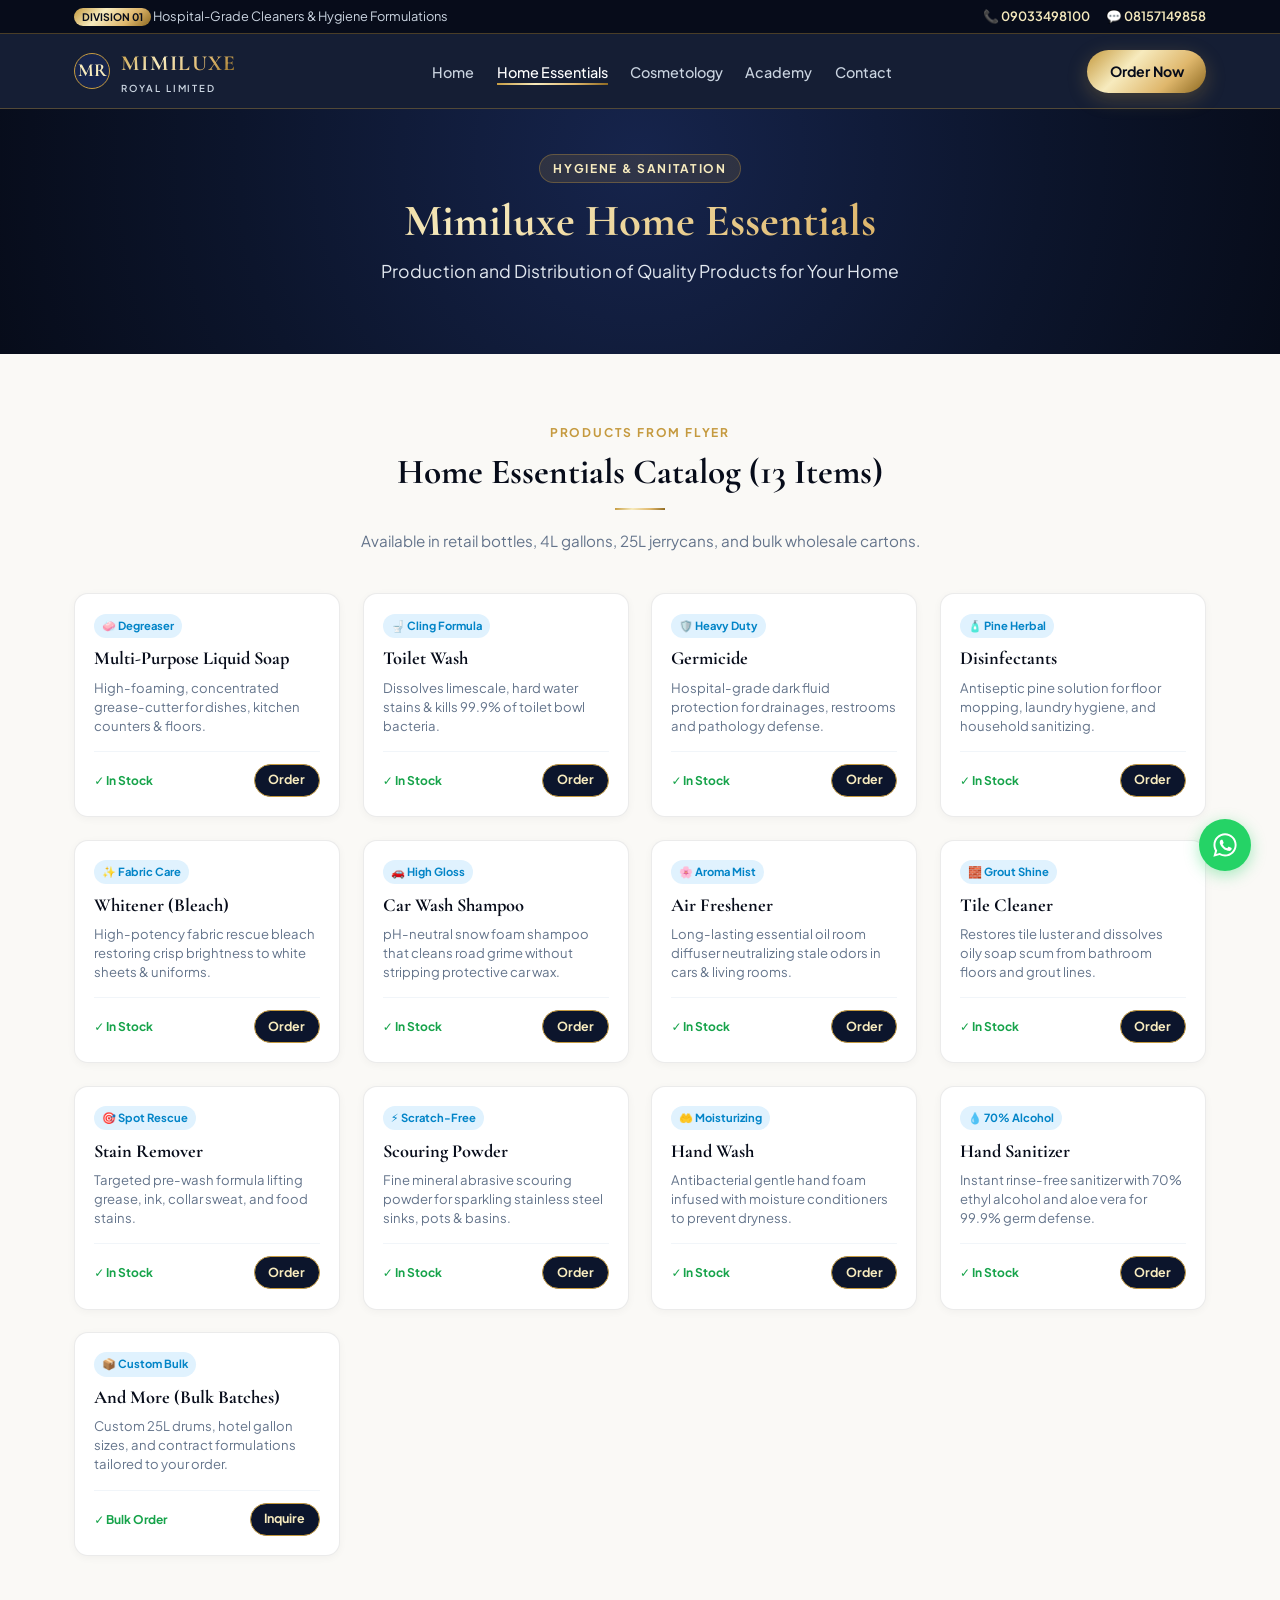
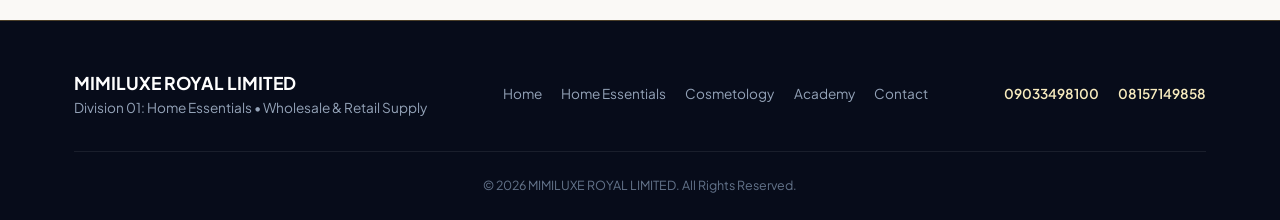
<file: home-essentials.html>
<!DOCTYPE html>
<html lang="en">
<head>
  <meta charset="UTF-8">
  <meta name="viewport" content="width=device-width, initial-scale=1.0">
  <title>Home Essentials | MIMILUXE ROYAL LIMITED</title>
  <link rel="preconnect" href="https://fonts.googleapis.com">
  <link rel="preconnect" href="https://fonts.gstatic.com" crossorigin>
  <link href="https://fonts.googleapis.com/css2?family=Cormorant+Garamond:wght@600;700&family=Plus+Jakarta+Sans:wght@400;500;600;700&display=swap" rel="stylesheet">
  <link rel="stylesheet" href="style.css">
</head>
<body>

  <!-- Top Announcement -->
  <aside class="top-bar">
    <div class="container top-content">
      <div><span class="top-pill">DIVISION 01</span> Hospital-Grade Cleaners & Hygiene Formulations</div>
      <div class="top-contacts">
        <a href="tel:09033498100">📞 09033498100</a>
        <a href="https://wa.me/2348157149858" target="_blank">💬 08157149858</a>
      </div>
    </div>
  </aside>

  <!-- Navigation -->
  <header class="site-header">
    <div class="container nav-container">
      <a href="index.html" class="brand-logo">
        <div class="monogram-ring">MR</div>
        <div>
          <span class="brand-name">MIMILUXE</span>
          <span class="brand-sub">ROYAL LIMITED</span>
        </div>
      </a>
      <nav>
        <ul class="nav-links">
          <li><a href="index.html" class="nav-link">Home</a></li>
          <li><a href="home-essentials.html" class="nav-link active">Home Essentials</a></li>
          <li><a href="cosmetology.html" class="nav-link">Cosmetology</a></li>
          <li><a href="academy.html" class="nav-link">Academy</a></li>
          <li><a href="contact.html" class="nav-link">Contact</a></li>
        </ul>
      </nav>
      <a href="https://wa.me/2348157149858?text=Hi,%20I%20want%20to%20order%20Home%20Essentials" target="_blank" class="btn-gold">Order Now</a>
    </div>
  </header>

  <main>
    <!-- Header Banner -->
    <section class="page-hero text-center" style="padding: 2.8rem 0;">
      <div class="container">
        <span class="hero-tag">HYGIENE & SANITATION</span>
        <h1 class="hero-title">Mimiluxe Home Essentials</h1>
        <p class="hero-sub">Production and Distribution of Quality Products for Your Home</p>
      </div>
    </section>

    <!-- Product Grid -->
    <section class="section">
      <div class="container">
        <div class="text-center">
          <span class="section-kicker">PRODUCTS FROM FLYER</span>
          <h2 class="section-title">Home Essentials Catalog (13 Items)</h2>
          <div class="gold-divider"></div>
          <p class="section-desc">Available in retail bottles, 4L gallons, 25L jerrycans, and bulk wholesale cartons.</p>
        </div>

        <div class="product-grid">
          <!-- 1 -->
          <article class="product-card">
            <span class="product-badge">🧼 Degreaser</span>
            <h3>Multi-Purpose Liquid Soap</h3>
            <p>High-foaming, concentrated grease-cutter for dishes, kitchen counters & floors.</p>
            <div class="card-action">
              <span class="stock">✓ In Stock</span>
              <a href="https://wa.me/2348157149858?text=Hi,%20I%20want%20to%20order%20Multi-Purpose%20Liquid%20Soap" target="_blank" class="btn-sm">Order</a>
            </div>
          </article>

          <!-- 2 -->
          <article class="product-card">
            <span class="product-badge">🚽 Cling Formula</span>
            <h3>Toilet Wash</h3>
            <p>Dissolves limescale, hard water stains & kills 99.9% of toilet bowl bacteria.</p>
            <div class="card-action">
              <span class="stock">✓ In Stock</span>
              <a href="https://wa.me/2348157149858?text=Hi,%20I%20want%20to%20order%20Toilet%20Wash" target="_blank" class="btn-sm">Order</a>
            </div>
          </article>

          <!-- 3 -->
          <article class="product-card">
            <span class="product-badge">🛡️ Heavy Duty</span>
            <h3>Germicide</h3>
            <p>Hospital-grade dark fluid protection for drainages, restrooms and pathology defense.</p>
            <div class="card-action">
              <span class="stock">✓ In Stock</span>
              <a href="https://wa.me/2348157149858?text=Hi,%20I%20want%20to%20order%20Germicide" target="_blank" class="btn-sm">Order</a>
            </div>
          </article>

          <!-- 4 -->
          <article class="product-card">
            <span class="product-badge">🧴 Pine Herbal</span>
            <h3>Disinfectants</h3>
            <p>Antiseptic pine solution for floor mopping, laundry hygiene, and household sanitizing.</p>
            <div class="card-action">
              <span class="stock">✓ In Stock</span>
              <a href="https://wa.me/2348157149858?text=Hi,%20I%20want%20to%20order%20Disinfectants" target="_blank" class="btn-sm">Order</a>
            </div>
          </article>

          <!-- 5 -->
          <article class="product-card">
            <span class="product-badge">✨ Fabric Care</span>
            <h3>Whitener (Bleach)</h3>
            <p>High-potency fabric rescue bleach restoring crisp brightness to white sheets & uniforms.</p>
            <div class="card-action">
              <span class="stock">✓ In Stock</span>
              <a href="https://wa.me/2348157149858?text=Hi,%20I%20want%20to%20order%20Whitener" target="_blank" class="btn-sm">Order</a>
            </div>
          </article>

          <!-- 6 -->
          <article class="product-card">
            <span class="product-badge">🚗 High Gloss</span>
            <h3>Car Wash Shampoo</h3>
            <p>pH-neutral snow foam shampoo that cleans road grime without stripping protective car wax.</p>
            <div class="card-action">
              <span class="stock">✓ In Stock</span>
              <a href="https://wa.me/2348157149858?text=Hi,%20I%20want%20to%20order%20Car%20Wash%20Shampoo" target="_blank" class="btn-sm">Order</a>
            </div>
          </article>

          <!-- 7 -->
          <article class="product-card">
            <span class="product-badge">🌸 Aroma Mist</span>
            <h3>Air Freshener</h3>
            <p>Long-lasting essential oil room diffuser neutralizing stale odors in cars & living rooms.</p>
            <div class="card-action">
              <span class="stock">✓ In Stock</span>
              <a href="https://wa.me/2348157149858?text=Hi,%20I%20want%20to%20order%20Air%20Freshener" target="_blank" class="btn-sm">Order</a>
            </div>
          </article>

          <!-- 8 -->
          <article class="product-card">
            <span class="product-badge">🧱 Grout Shine</span>
            <h3>Tile Cleaner</h3>
            <p>Restores tile luster and dissolves oily soap scum from bathroom floors and grout lines.</p>
            <div class="card-action">
              <span class="stock">✓ In Stock</span>
              <a href="https://wa.me/2348157149858?text=Hi,%20I%20want%20to%20order%20Tile%20Cleaner" target="_blank" class="btn-sm">Order</a>
            </div>
          </article>

          <!-- 9 -->
          <article class="product-card">
            <span class="product-badge">🎯 Spot Rescue</span>
            <h3>Stain Remover</h3>
            <p>Targeted pre-wash formula lifting grease, ink, collar sweat, and food stains.</p>
            <div class="card-action">
              <span class="stock">✓ In Stock</span>
              <a href="https://wa.me/2348157149858?text=Hi,%20I%20want%20to%20order%20Stain%20Remover" target="_blank" class="btn-sm">Order</a>
            </div>
          </article>

          <!-- 10 -->
          <article class="product-card">
            <span class="product-badge">⚡ Scratch-Free</span>
            <h3>Scouring Powder</h3>
            <p>Fine mineral abrasive scouring powder for sparkling stainless steel sinks, pots & basins.</p>
            <div class="card-action">
              <span class="stock">✓ In Stock</span>
              <a href="https://wa.me/2348157149858?text=Hi,%20I%20want%20to%20order%20Scouring%20Powder" target="_blank" class="btn-sm">Order</a>
            </div>
          </article>

          <!-- 11 -->
          <article class="product-card">
            <span class="product-badge">🤲 Moisturizing</span>
            <h3>Hand Wash</h3>
            <p>Antibacterial gentle hand foam infused with moisture conditioners to prevent dryness.</p>
            <div class="card-action">
              <span class="stock">✓ In Stock</span>
              <a href="https://wa.me/2348157149858?text=Hi,%20I%20want%20to%20order%20Hand%20Wash" target="_blank" class="btn-sm">Order</a>
            </div>
          </article>

          <!-- 12 -->
          <article class="product-card">
            <span class="product-badge">💧 70% Alcohol</span>
            <h3>Hand Sanitizer</h3>
            <p>Instant rinse-free sanitizer with 70% ethyl alcohol and aloe vera for 99.9% germ defense.</p>
            <div class="card-action">
              <span class="stock">✓ In Stock</span>
              <a href="https://wa.me/2348157149858?text=Hi,%20I%20want%20to%20order%20Hand%20Sanitizer" target="_blank" class="btn-sm">Order</a>
            </div>
          </article>

          <!-- 13 -->
          <article class="product-card">
            <span class="product-badge">📦 Custom Bulk</span>
            <h3>And More (Bulk Batches)</h3>
            <p>Custom 25L drums, hotel gallon sizes, and contract formulations tailored to your order.</p>
            <div class="card-action">
              <span class="stock">✓ Bulk Order</span>
              <a href="https://wa.me/2348157149858?text=Hi,%20I%20want%20to%20order%20Bulk%20Home%20Essentials" target="_blank" class="btn-sm">Inquire</a>
            </div>
          </article>
        </div>
      </div>
    </section>
  </main>

  <!-- Concise Footer -->
  <footer class="site-footer">
    <div class="container">
      <div class="footer-row">
        <div>
          <strong style="color: #fff; font-size: 1.1rem; display: block;">MIMILUXE ROYAL LIMITED</strong>
          <span>Division 01: Home Essentials • Wholesale & Retail Supply</span>
        </div>
        <ul class="footer-links">
          <li><a href="index.html">Home</a></li>
          <li><a href="home-essentials.html">Home Essentials</a></li>
          <li><a href="cosmetology.html">Cosmetology</a></li>
          <li><a href="academy.html">Academy</a></li>
          <li><a href="contact.html">Contact</a></li>
        </ul>
        <div class="footer-contacts">
          <a href="tel:09033498100">09033498100</a>
          <a href="https://wa.me/2348157149858" target="_blank">08157149858</a>
        </div>
      </div>
      <div class="footer-bottom text-center">
        <p>&copy; 2026 MIMILUXE ROYAL LIMITED. All Rights Reserved.</p>
      </div>
    </div>
  </footer>

  <a href="https://wa.me/2348157149858?text=Hi,%20I%20want%20to%20order%20Home%20Essentials" class="floating-whatsapp" target="_blank" aria-label="WhatsApp">
    <svg viewBox="0 0 24 24" fill="currentColor"><path d="M12.04 2C6.58 2 2.13 6.45 2.13 11.91C2.13 13.66 2.59 15.36 3.45 16.86L2.05 22L7.3 20.62C8.75 21.41 10.38 21.83 12.04 21.83C17.5 21.83 21.95 17.38 21.95 11.92C21.95 6.46 17.5 2 12.04 2M12.05 3.67C16.58 3.67 20.28 7.37 20.28 11.92C20.28 16.46 16.58 20.17 12.05 20.17C10.57 20.17 9.15 19.77 7.9 19.03L7.6 18.85L4.47 19.67L5.31 16.62L5.11 16.3C4.3 15.01 3.81 13.48 3.81 11.91C3.81 7.37 7.5 3.67 12.05 3.67M9.04 7.5C8.87 7.5 8.6 7.56 8.37 7.82C8.13 8.08 7.48 8.69 7.48 9.94C7.48 11.19 8.39 12.4 8.52 12.57C8.65 12.74 10.3 15.28 12.83 16.37C14.93 17.27 15.36 17.09 15.82 17.05C16.29 17.01 17.32 16.44 17.54 15.83C17.75 15.22 17.75 14.69 17.69 14.59C17.62 14.49 17.45 14.43 17.19 14.3C16.94 14.17 15.68 13.55 15.45 13.46C15.22 13.38 15.05 13.34 14.88 13.59C14.71 13.85 14.23 14.43 14.08 14.6C13.93 14.77 13.78 14.8 13.53 14.67C13.27 14.54 12.45 14.27 11.47 13.4C10.71 12.72 10.2 11.89 10.05 11.63C9.9 11.37 10.03 11.23 10.16 11.1C10.28 10.98 10.42 10.8 10.55 10.65C10.68 10.5 10.72 10.39 10.81 10.22C10.9 10.05 10.85 9.9 10.79 9.77C10.72 9.64 10.2 8.39 9.99 7.86C9.78 7.36 9.57 7.42 9.4 7.42C9.25 7.41 9.04 7.5 9.04 7.5Z"/></svg>
  </a>

</body>
</html>
</file>
<file: style.css>
:root {
  --navy-dark: #070c1a;
  --navy-mid: #0c152c;
  --navy-card: #131f3d;
  --gold: #c59a3f;
  --gold-light: #f7ebbe;
  --gold-gradient: linear-gradient(135deg, #c59a3f 0%, #f7ebbe 35%, #dfb76c 70%, #8c6820 100%);
  --bg-page: #faf9f6;
  --text-main: #1e293b;
  --text-muted: #64748b;
  --text-light: #f8fafc;
  --border-gold: rgba(197, 154, 63, 0.35);
  --font-serif: 'Cormorant Garamond', Georgia, serif;
  --font-sans: 'Plus Jakarta Sans', system-ui, sans-serif;
  --shadow-gold: 0 6px 20px rgba(197, 154, 63, 0.28);
}

*,
*::before,
*::after {
  box-sizing: border-box;
  margin: 0;
  padding: 0;
}

html {
  scroll-behavior: smooth;
}

body {
  font-family: var(--font-sans);
  background: var(--bg-page);
  color: var(--text-main);
  line-height: 1.6;
}

a {
  text-decoration: none;
  color: inherit;
  transition: 0.2s ease;
}

ul {
  list-style: none;
}

img {
  max-width: 100%;
  display: block;
}

.container {
  width: 100%;
  max-width: 1180px;
  margin: 0 auto;
  padding: 0 1.5rem;
}

.text-center {
  text-align: center;
}

/* Top Announcement */
.top-bar {
  background: var(--navy-dark);
  color: #cbd5e1;
  font-size: 0.8rem;
  padding: 0.4rem 0;
  border-bottom: 1px solid var(--border-gold);
}

.top-content {
  display: flex;
  justify-content: space-between;
  align-items: center;
  flex-wrap: wrap;
  gap: 0.5rem;
}

.top-pill {
  background: var(--gold-gradient);
  color: var(--navy-dark);
  font-weight: 700;
  font-size: 0.65rem;
  padding: 0.15rem 0.5rem;
  border-radius: 99px;
}

.top-contacts {
  display: flex;
  gap: 1rem;
}

.top-contacts a {
  color: var(--gold-light);
  font-weight: 600;
}

.top-contacts a:hover {
  color: #fff;
}

/* Header & Nav */
.site-header {
  position: sticky;
  top: 0;
  z-index: 99;
  background: rgba(12, 21, 44, 0.96);
  backdrop-filter: blur(10px);
  border-bottom: 1px solid var(--border-gold);
}

.nav-container {
  display: flex;
  justify-content: space-between;
  align-items: center;
  padding: 0.75rem 1.5rem;
}

.brand-logo {
  display: flex;
  align-items: center;
  gap: 0.7rem;
}

.monogram-ring {
  width: 36px;
  height: 36px;
  border-radius: 50%;
  border: 1.5px solid var(--gold);
  background: #16244c;
  display: flex;
  align-items: center;
  justify-content: center;
  font-family: var(--font-serif);
  font-weight: 700;
  font-size: 1.15rem;
  color: var(--gold-light);
}

.brand-name {
  font-family: var(--font-serif);
  font-size: 1.35rem;
  font-weight: 700;
  letter-spacing: 0.06em;
  background: var(--gold-gradient);
  -webkit-background-clip: text;
  -webkit-text-fill-color: transparent;
}

.brand-sub {
  font-size: 0.6rem;
  letter-spacing: 0.2em;
  color: #cbd5e1;
  display: block;
  font-weight: 600;
}

.nav-links {
  display: flex;
  gap: 1.4rem;
}

.nav-link {
  color: #cbd5e1;
  font-size: 0.9rem;
  font-weight: 500;
  position: relative;
  padding: 0.3rem 0;
}

.nav-link:hover,
.nav-link.active {
  color: #fff;
}

.nav-link.active::after {
  content: '';
  position: absolute;
  bottom: 0;
  left: 0;
  width: 100%;
  height: 2px;
  background: var(--gold-gradient);
}

/* Buttons */
.btn-gold {
  display: inline-flex;
  align-items: center;
  justify-content: center;
  gap: 0.4rem;
  background: var(--gold-gradient);
  color: var(--navy-dark);
  font-weight: 700;
  font-size: 0.88rem;
  padding: 0.65rem 1.4rem;
  border-radius: 99px;
  border: none;
  cursor: pointer;
  box-shadow: var(--shadow-gold);
}

.btn-gold:hover {
  transform: translateY(-2px);
  filter: brightness(1.1);
}

.btn-outline {
  display: inline-flex;
  align-items: center;
  justify-content: center;
  gap: 0.4rem;
  background: rgba(22, 36, 76, 0.6);
  color: var(--gold-light);
  border: 1.5px solid var(--gold);
  font-weight: 700;
  font-size: 0.88rem;
  padding: 0.65rem 1.4rem;
  border-radius: 99px;
}

.btn-outline:hover {
  background: var(--gold);
  color: var(--navy-dark);
  transform: translateY(-2px);
}

.btn-sm {
  font-size: 0.78rem;
  padding: 0.35rem 0.85rem;
  border-radius: 99px;
  background: var(--navy-mid);
  color: var(--gold-light);
  border: 1px solid var(--gold);
  font-weight: 700;
}

.btn-sm:hover {
  background: var(--gold);
  color: var(--navy-dark);
}

/* Page Hero */
.page-hero {
  background: radial-gradient(circle at 50% 20%, #16244c 0%, #0c152c 60%, #070c1a 100%);
  color: #fff;
  padding: 3.5rem 0;
}

.hero-tag {
  display: inline-block;
  background: rgba(197, 154, 63, 0.15);
  border: 1px solid var(--border-gold);
  color: var(--gold-light);
  font-size: 0.75rem;
  font-weight: 700;
  letter-spacing: 0.14em;
  padding: 0.25rem 0.8rem;
  border-radius: 99px;
  margin-bottom: 0.8rem;
}

.hero-title {
  font-family: var(--font-serif);
  font-size: 2.8rem;
  font-weight: 700;
  background: var(--gold-gradient);
  -webkit-background-clip: text;
  -webkit-text-fill-color: transparent;
  line-height: 1.15;
  margin-bottom: 0.6rem;
}

.hero-sub {
  font-size: 1.1rem;
  color: #e2e8f0;
  max-width: 650px;
  margin: 0 auto 1.5rem;
}

.hero-grid {
  display: grid;
  grid-template-columns: 1.1fr 0.9fr;
  gap: 2.5rem;
  align-items: center;
}

.hero-img-box {
  border-radius: 16px;
  overflow: hidden;
  border: 2px solid var(--border-gold);
  box-shadow: 0 10px 30px rgba(0, 0, 0, 0.4);
}

/* Common Section */
.section {
  padding: 4rem 0;
}

.section-kicker {
  font-size: 0.75rem;
  font-weight: 700;
  color: var(--gold);
  letter-spacing: 0.15em;
  text-transform: uppercase;
  margin-bottom: 0.3rem;
}

.section-title {
  font-family: var(--font-serif);
  font-size: 2.2rem;
  font-weight: 700;
  color: var(--navy-dark);
  margin-bottom: 0.5rem;
}

.gold-divider {
  width: 50px;
  height: 2px;
  background: var(--gold-gradient);
  margin: 0.5rem auto 1.2rem;
}

.section-desc {
  color: var(--text-muted);
  max-width: 600px;
  margin: 0 auto 2.5rem;
  font-size: 0.95rem;
}

/* Creed (Learn Create Earn) */
.creed-grid {
  display: grid;
  grid-template-columns: repeat(3, 1fr);
  gap: 1.5rem;
}

.creed-card {
  background: #fff;
  border: 1px solid rgba(0, 0, 0, 0.08);
  border-radius: 16px;
  padding: 1.8rem 1.4rem;
  transition: 0.25s ease;
  position: relative;
}

.creed-card:hover {
  transform: translateY(-4px);
  border-color: var(--gold);
  box-shadow: 0 10px 25px rgba(0, 0, 0, 0.06);
}

.creed-card.featured {
  background: var(--navy-mid);
  color: #fff;
  border-color: var(--gold);
}

.creed-num {
  font-family: var(--font-serif);
  font-size: 2rem;
  font-weight: 700;
  color: var(--gold);
  line-height: 1;
  margin-bottom: 0.4rem;
}

.creed-title {
  font-family: var(--font-serif);
  font-size: 1.4rem;
  margin-bottom: 0.5rem;
}

.creed-text {
  font-size: 0.88rem;
  color: var(--text-muted);
  line-height: 1.5;
  margin-bottom: 1rem;
}

.creed-card.featured .creed-text {
  color: #cbd5e1;
}

/* Product Grid */
.product-grid {
  display: grid;
  grid-template-columns: repeat(auto-fill, minmax(260px, 1fr));
  gap: 1.4rem;
}

.product-card {
  background: #fff;
  border-radius: 14px;
  border: 1px solid rgba(0, 0, 0, 0.08);
  padding: 1.2rem;
  display: flex;
  flex-direction: column;
  transition: 0.25s ease;
  box-shadow: 0 2px 8px rgba(0, 0, 0, 0.04);
}

.product-card:hover {
  transform: translateY(-3px);
  border-color: var(--gold);
  box-shadow: 0 8px 20px rgba(0, 0, 0, 0.08);
}

.product-badge {
  font-size: 0.7rem;
  font-weight: 700;
  color: #0284c7;
  background: #e0f2fe;
  padding: 0.2rem 0.5rem;
  border-radius: 99px;
  align-self: flex-start;
  margin-bottom: 0.6rem;
}

.badge-cosmetic {
  color: #be185d;
  background: #fce7f3;
}

.product-card h3 {
  font-family: var(--font-serif);
  font-size: 1.15rem;
  color: var(--navy-dark);
  margin-bottom: 0.4rem;
  line-height: 1.3;
}

.product-card p {
  font-size: 0.82rem;
  color: var(--text-muted);
  line-height: 1.45;
  margin-bottom: 1rem;
  flex-grow: 1;
}

.card-action {
  display: flex;
  justify-content: space-between;
  align-items: center;
  border-top: 1px solid #f1f5f9;
  padding-top: 0.75rem;
}

.stock {
  font-size: 0.75rem;
  font-weight: 700;
  color: #16a34a;
}

/* Division Split Cards */
.split-card {
  background: var(--navy-mid);
  color: #fff;
  border: 1.5px solid var(--border-gold);
  border-radius: 18px;
  padding: 2.5rem;
  display: grid;
  grid-template-columns: 1.2fr 1fr;
  gap: 2rem;
  align-items: center;
  margin-bottom: 2rem;
}

.split-card h3 {
  font-family: var(--font-serif);
  font-size: 1.8rem;
  background: var(--gold-gradient);
  -webkit-background-clip: text;
  -webkit-text-fill-color: transparent;
  margin-bottom: 0.6rem;
}

.split-card p {
  font-size: 0.9rem;
  color: #cbd5e1;
  margin-bottom: 1.2rem;
}

.split-list {
  font-size: 0.85rem;
  color: #e2e8f0;
  display: flex;
  flex-direction: column;
  gap: 0.5rem;
  margin-bottom: 1.5rem;
}

/* Academy & Curriculum */
.curriculum-grid {
  display: grid;
  grid-template-columns: 1fr 1fr;
  gap: 1.5rem;
  max-width: 900px;
  margin: 0 auto;
}

.curriculum-card {
  background: #fff;
  border: 1px solid rgba(0, 0, 0, 0.08);
  border-radius: 14px;
  padding: 1.5rem;
}

.curriculum-card h4 {
  font-family: var(--font-serif);
  font-size: 1.2rem;
  color: var(--navy-dark);
  margin-bottom: 0.5rem;
}

.curriculum-card ul {
  font-size: 0.85rem;
  color: var(--text-muted);
  display: flex;
  flex-direction: column;
  gap: 0.4rem;
  padding-left: 1rem;
  list-style: disc;
}

/* Contact Channels & Form */
.channel-grid {
  display: grid;
  grid-template-columns: repeat(3, 1fr);
  gap: 1.2rem;
  margin-bottom: 2.5rem;
}

.channel-item {
  background: #fff;
  border: 1px solid rgba(0, 0, 0, 0.08);
  border-radius: 14px;
  padding: 1.3rem;
  text-align: center;
}

.channel-item:hover {
  border-color: var(--gold);
}

.channel-item strong {
  display: block;
  font-size: 1.05rem;
  color: var(--navy-dark);
  margin: 0.4rem 0 0.2rem;
}

.channel-item span {
  font-size: 0.8rem;
  color: var(--gold);
  font-weight: 600;
}

.form-box {
  background: var(--navy-mid);
  border: 1px solid var(--border-gold);
  border-radius: 16px;
  padding: 2rem;
  color: #fff;
  max-width: 650px;
  margin: 0 auto;
}

.form-row {
  display: grid;
  grid-template-columns: 1fr 1fr;
  gap: 1rem;
  margin-bottom: 1rem;
}

.form-group {
  display: flex;
  flex-direction: column;
  gap: 0.35rem;
  margin-bottom: 1rem;
}

.form-group label {
  font-size: 0.8rem;
  font-weight: 600;
  color: #cbd5e1;
}

.form-group input,
.form-group select,
.form-group textarea {
  background: #070c1a;
  border: 1px solid var(--border-gold);
  border-radius: 8px;
  padding: 0.65rem 0.85rem;
  color: #fff;
  font-size: 0.88rem;
  outline: none;
}

.form-group input:focus,
.form-group textarea:focus {
  border-color: var(--gold);
}

/* FAQ Details */
.faq-box {
  max-width: 700px;
  margin: 0 auto;
  display: flex;
  flex-direction: column;
  gap: 0.8rem;
}

.faq-item {
  background: #fff;
  border: 1px solid rgba(0, 0, 0, 0.08);
  border-radius: 10px;
  padding: 0.85rem 1.2rem;
}

.faq-item summary {
  font-weight: 700;
  color: var(--navy-dark);
  cursor: pointer;
  font-size: 0.95rem;
}

.faq-item p {
  font-size: 0.85rem;
  color: var(--text-muted);
  margin-top: 0.5rem;
  line-height: 1.5;
}

/* Streamlined Footer */
.site-footer {
  background: var(--navy-dark);
  color: #94a3b8;
  border-top: 1px solid var(--border-gold);
  padding: 3rem 0 1.5rem;
  font-size: 0.85rem;
}

.footer-row {
  display: flex;
  justify-content: space-between;
  align-items: center;
  flex-wrap: wrap;
  gap: 1.5rem;
  border-bottom: 1px solid rgba(255, 255, 255, 0.08);
  padding-bottom: 2rem;
  margin-bottom: 1.5rem;
}

.footer-links {
  display: flex;
  gap: 1.2rem;
}

.footer-links a:hover {
  color: var(--gold-light);
}

.footer-contacts {
  display: flex;
  gap: 1.2rem;
}

.footer-contacts a {
  color: var(--gold-light);
  font-weight: 600;
}

.footer-bottom {
  font-size: 0.78rem;
  color: #64748b;
}

/* Floating WhatsApp */
.floating-whatsapp {
  position: fixed;
  bottom: 1.8rem;
  right: 1.8rem;
  z-index: 999;
  width: 52px;
  height: 52px;
  border-radius: 50%;
  background: #25d366;
  color: #fff;
  display: flex;
  align-items: center;
  justify-content: center;
  box-shadow: 0 4px 15px rgba(37, 211, 102, 0.4);
}

.floating-whatsapp:hover {
  transform: scale(1.1);
}

.floating-whatsapp svg {
  width: 28px;
  height: 28px;
}

/* Mobile */
@media (max-width: 768px) {
  .hero-grid {
    grid-template-columns: 1fr;
    text-align: center;
  }

  .creed-grid {
    grid-template-columns: 1fr;
  }

  .split-card {
    grid-template-columns: 1fr;
    padding: 1.5rem;
  }

  .curriculum-grid {
    grid-template-columns: 1fr;
  }

  .channel-grid {
    grid-template-columns: 1fr;
  }

  .form-row {
    grid-template-columns: 1fr;
  }

  .nav-links {
    display: none;
  }

  .footer-row {
    flex-direction: column;
    text-align: center;
  }

  .hero-title {
    font-size: 2.1rem;
  }
}
</file>
